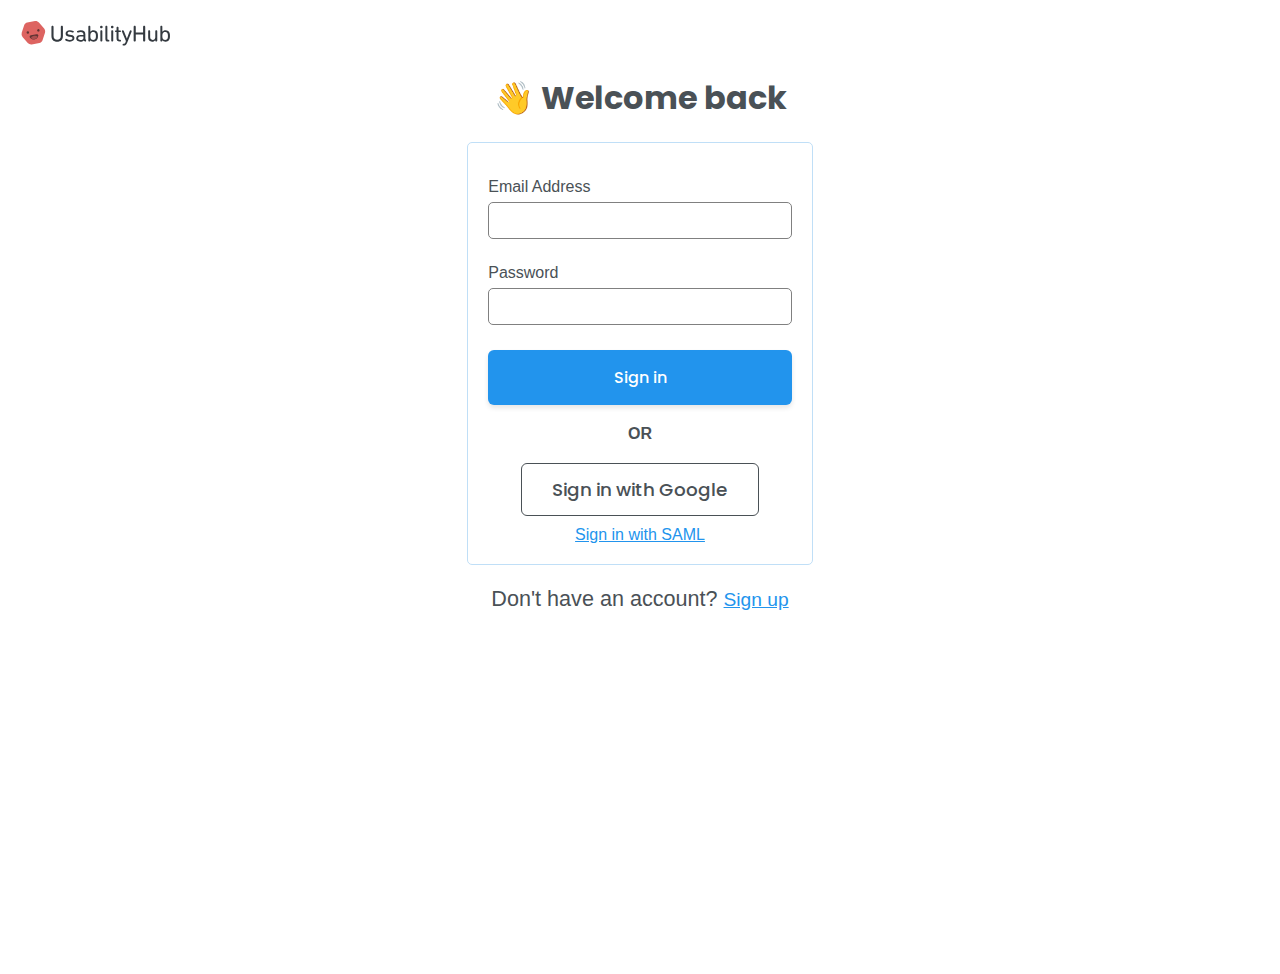
<file: sigin.html>
<!DOCTYPE html>
<html lang="en">

<head>
    <meta charset="UTF-8">
    <meta http-equiv="X-UA-Compatible" content="IE=edge">
    <meta name="viewport" content="width=device-width, initial-scale=1.0">
    <title>UsabilityHub | sign in</title>
    <link rel="stylesheet" href="style.css">
    <link rel="stylesheet" href="signin.css">
</head>

<body>
    <div class="logo-section flex">
        <a href="index.html"><img src="./signinimage/asset 0.svg" class="logo-img" alt=""></a>
    </div>
    <div class="form-container flex">
        <h1 class="form-container-heading color">👋 Welcome back</h1>
        <form action="#" class="form-item flex">
            <p class="email-section secondary-font-family">
                <label for="email" class="color email-heading">Email Address</label>
                <input type="email" name="email" id="email" class="field-width">
            </p>
            <p class="password-section secondary-font-family email-section">
                <label for="password" class="color email-heading">Password</label>
                <input type="password" name="password" id="password" class="field-width">
            </p>
            <a href="#" class="primary-button form-button">Sign in</a>
            <div class="or-form secondary-font-family color">OR</div>
            <a href="#" class="secondary-button color sign-with-google">Sign in with Google</a>
            <a href="#" class="saml-btn color secondary-font-family">Sign in with SAML</a>
        </form>
        <p class="secondary-font-family color below-text">Don't have an account? <a href="signup.html" class="below-text-link">Sign up</a></p>
    </div>
</body>

</html>
</file>
<file: style.css>
@import url('https://fonts.googleapis.com/css2?family=Poppins&family=Roboto:wght@300&display=swap');

* {
    margin: 0;
    padding: 0;
    box-sizing: border-box;
}

/*  declare the variable  */
:root {
    --primary-text-color: #183b56;
    --secndary-text-color: #577592;
    --accent-color: #2294ed;
    --accent-color-dark: #1d69a3;
    --padding-inline-section: 20px;
}

/**********************************************************************Reset**********************************************************************/
body {
    font-family: 'Poppins', sans-serif;
    color: var(--primary-text-color);
}
.secondary-font-family{
    font-family: 'Averta PE',sans-serif;
}
h1 {
    font-size: 3rem;
}

h2 {
    font-size: 2rem;
}

h3 {
    font-size: 1.5rem;
}

p {
    font-family: 'Roboto', sans-serif;
    font-size: 1.35rem;
    color: var(--secndary-text-color);
    line-height: 1.8rem;
}

ul {
    list-style: none;
}

a {
    text-decoration: none;
    display: inline-block;
}

.container {
    max-width: 1180px;
    margin-inline: auto;
    padding-inline: var(--padding-inline-section);
}

.small-bold-text {
    font-size: 1rem;
    font-weight: 700;
}

.flex {
    display: flex;
    align-items: center;
}

.primary-button {
    background-color: var(--accent-color);
    box-shadow: 0 3px 5px 0 rgb(0 0 0 / 10%);
    border-radius: 6px;
    padding: 15px 30px;
    font-weight: 500;
    color: white !important;
    transition: 0.25s ease-out;
}

.primary-button:hover {
    background-color: var(--accent-color-dark);
}

.secondary-button {
    border: 0.5px solid var(--accent-color-dark);
    border-radius: 6px;
    padding: 12px 30px;
    font-weight: 500;
    font-size: 1.15rem;
}

.secondary-button:hover {
    border: 0.5px solid var(--accent-color);
    color: var(--accent-color);
}

.extra-sec-style {
    color: var(--primary-text-color);
    transition: 0.25s ease-out;
}

/**********************************************************************Banner**********************************************************************/
.banner {
    background-image: url(./image/asset\ 30.png);
    background-color: #4fb3d4;
    background-size: 300px;
}

.banner-text {
    text-align: center;
    padding: 15px 20px;
    color: white;
    cursor: pointer;
}

/***********************************************************************Navbar**********************************************************************/
.nav-bar {
    position: relative;
    justify-content: space-between;
    align-items: center;
    margin-top: 20px;
}

.company-logo img {
    width: 200px;
    cursor: pointer;
}

.hover-item {
    color: #183b56;
    transition: 0.25s ease-out;
}

.hover-item:hover {
    color: var(--accent-color);
}

.nav-item {
    flex-basis: 800px;
    justify-content: end;
    gap: 40px;
}

.hamBurger{
    cursor: pointer;
    display: none;
    height: 50px;
    width: 50px;
    /* background-color: red; */
}
.bar{
    display: block;
    margin: 5px 0;
    width: 30px;
    height: 5px;
    background-color: rgb(189, 186, 186);
    border-radius: 3px;
    -webkit-transition: all 0.3s ease-in-out;
    transition: all 0.3s ease-in-out;
}
/***********************************************************************header**********************************************************************/
header {
    padding: 50px var(--padding-inline-section) 0;
}

.header-section {
    justify-content: flex-start;
    gap: 50px;
}

.text-header {
    margin-top: 20px;
}

.header-right-img {
    width: 100%;
    /* height: 1000px; */
}

.get-started-button {
    margin-top: 20px;
}

/***************************************************************Company section***************************************************************/
.compaines-text {
    color: var(--primary-text-color);
    text-align: center;
    margin-block: 30px;
}

.companies-logo {
    justify-content: space-between;
    flex-wrap: wrap;
    align-items: center;
}

.logo {
    cursor: pointer;
}

.companies-logo .logo {
    height: 46px;
}

/****************************************************************Features section****************************************************************/
.features-section {
    background-image: url(./image/asset\ 32.svg);
    background-repeat: no-repeat;
    background-size: contain;
    background-position: center;
}

.feature-header {
    text-align: center;
    margin-top: 100px;
}

.feature-header-heading {
    margin: 20px 0px;
}

.feature-section-container {
    gap: 20px;
    margin-top: 10px;
}

.feature-section-container-item {
    flex-basis: 50%;
    box-sizing: border-box;
    text-align: center;
    padding: 30px;
}

.feature-section-container-item img {
    width: 50px;
}

.learn-more {
    margin-top: 20px;
}

.f-s-c-heading {
    margin-bottom: 15px;
    font-size: 1.5rem;
}

/****************************************************************big feature section****************************************************************/

.big-features-section {
    margin-top: 50px;
}

.big-feat-left {
    padding: 20px;
    width: 40vw;
}

.big-feat-img {
    width: 100%;
}

.big-feat-rigth-logo {
    height: 30px;
}

.big-feat-right {
    padding: 30px;
    width: 40vw;
}

.big-feat-right-head {
    font-size: 1.2rem;
    font-weight: bold;
    color: var(--primary-text-color);
    margin-bottom: 10px;
}

.big-feat-right-para {
    margin: 20px 0px;
    font-size: 1.4rem;
    line-height: 2rem;
}

.add-bfr {
    color: var(--primary-text-color);
    font-weight: 600;
}

.big-feat-right-footer {
    padding: 20px 0px;
}

.b-f-r-f-image {
    width: 60px;
}

.person-name {
    font-weight: 500;
    text-align: start;
}

.person {
    margin-left: 10px;
}

.person-rank {
    font-size: 1.1rem;
}

/**************************************************example section**************************************************/
.example-section {
    margin-top: 50px;
}

.example-section-header {
    text-align: center;
    flex-direction: column;
    gap: 20px;
}

.see-more-button {
    margin-top: 30px;
}

.card {
    margin-top: 40px;
    gap: 20px;
    align-items: center;
    justify-content: space-between;
}

.card-item {
    width: 23%;
    min-height: 300px;
    background: linear-gradient(180deg, rgba(0, 0, 0, 0.327), rgba(0, 0, 0, 0.5)), url(./image/asset\ 34.jpeg);
    background-position: center;
    background-repeat: no-repeat;
    background-size: cover;
    position: relative;

}
.card-item:hover{
    box-shadow: 10px 5px 15px rgb(0 0 0 / 10%),-10px -5px 10px rgb(0 0 0 / 10%);

}
.card-item-text {
    color: white;
    display: block;
    text-align: start;
    position: absolute;
    bottom: 10px;
    left: 10px;
    right: 5px;
    font-weight: bold;
}

/****************************************************cta-section****************************************************/
.cta-section{
    margin-top: 10%;
    color: white;
    background-color: var(--primary-text-color);
    padding: 30px;
}
.cta-section-add{
    padding-top: 20px;
   gap: 10px;
}
.cta-section-text{
    margin: 20px 0px;
    color: rgb(232, 227, 227);
    font-weight: 500;
}
.cta-section-left-img{
    width: 100%;
}
.cta-section-pannel-heading{
    font-size: 1rem;
    font-weight: 600;
    margin: 20px 0;
}
.panel-info{
    margin-left: 3%;
    font-size: 1rem;
    font-weight: 300;
    color: rgb(232, 227, 227);
}
.pannel-info-left-list{
    list-style-type: disc;
}
.pannel-info-right-list{
    list-style-type: disc;
    margin-left:100px;
}
.panel-info-button{
    margin: 35px 0px;
}
/*********************************************************start testing today*********************************************************/
.start-testing-section-add{
    flex-direction: column;
    padding: 50px 0;
}
.start-testing-section-heading{
    margin: 30px 0px;
}
.start-testing-text{
    font-family: 'Averta PE',sans-serif;

    color:var(--secndary-text-color);
    font-size: 1.5rem;
    font-weight: 500;
    margin: 15px 0;
}
.start-testing-button{
    margin: 25px 0;
}
/****************************************************************footer****************************************************************/
footer{
    padding: 80px 20px;
    background-color: #e9f2f9;
}
.footer-section-1-logo{
    cursor: pointer;
    
}
.footer-add-feat{
    flex-direction: row;
    align-items: flex-start;
    margin: auto;
    gap: 12%;
}
.footer-heading{ 
    font-size: 1.3rem;
    margin-bottom: 20px;
    font-weight: 500;
}
.footer-section-2{
    /* justify-content: center; */
    align-items: flex-start;

    position: relative;
    flex-direction: column;
}
.footer-section-3{
    /* justify-content: center; */
    align-items: flex-start;
    position: relative;

    flex-direction: column;
}
.footer-section-4{
    /* justify-content: center; */
    align-items: flex-start;

    position: relative;

    flex-direction: column;
}
.footer-inner-item{
    font-size: 1rem;
    
    cursor: pointer;
    color:var(--secndary-text-color);
    margin: 10px 0;
    transition: 0.25s ease-out;
}
.footer-inner-item:hover {
    color: var(--accent-color);
}
/*****************************************************************sub fotter*****************************************************************/
.sub-footer{
    background-color: #c1d3e1;
}
.sub-footer-add{
    /* justify-content: space-around; */
    justify-content: center;
    cursor: pointer;
    padding: 12px 0;
}
.sub-footer-item{
    margin: 10px 20px;
    font-weight: lighter;
    transition: 0.25s ease-out;
    font-size: 0.9rem;
    /* letter-spacing: 2px; */
}
.sub-footer-item:hover{
    color: var(--accent-color);
}





/*  */
@media screen and (max-width:995px) {
    .banner{
        width: 100%;
    }
    .hamBurger{
        display: block;
        height: 50px;
        width: 50px;
        /* background-color: red; */
    }
    .hamBurger.active .bar:nth-child(2) {
        opacity: 0;
    }
    .hamBurger.active .bar:nth-child(1) {
        transform: translateY(10px) rotate(45deg);
    }
    .hamBurger.active .bar:nth-child(3) {
        transform: translateY(-10px) rotate(-45deg);
    }
    .nav-bar{
        
        /* justify-content: center; */
        align-items: center;
    }
    .nav-item{
        position: fixed;
        padding: 20px 0;
        left: -100%;
        top: 120px;
        flex-direction: column;
        gap: 10px;
        background-color: #e9f2f9;
        width: 100%;
        transition: 0.3s;
    }
    .nav-item.active{
        left: 0%;
    }
    .big-feat-right {
        padding: 10px;
        width: 80%;
    }
    .big-feat-left{
        width: 80%;
    }
    .big-feat-img {
        width: 80%;
    }
    .heading-header{
        font-size: 2rem;
        
    }

    .companies-logo{
        flex-wrap: wrap;
    }
}
@media screen and (max-width:900px) {


    .header-section{
        /* align-items: center; */
        justify-content: center;
        gap: 30px;
        /* border: 2px solid red; */
        /* width:   0%; */

        flex-wrap: wrap-reverse;
        height: 100%;
    }
    .learn-more {
        padding: 5px 10px;
    }
    header {
        /* border: 2px solid red; */
        height: 1000px;
        padding: 50px 0;
    }
    .get-started-button{
        width: 100%;
    }
    .header-left{
        /* border: 2px solid red; */
        text-align: center;
        width: 80%;
    }
    .header-right{
        text-align: center;
        /* border: 2px solid red; */
        width: 80%;

    }

    .companies-logo{
        flex-wrap: wrap;
    }
   .big-feat-container{
        align-items: center;
        justify-content: space-around;
        flex-wrap: wrap;
        height: 1200px;
        gap: 5px;
    }
    .card{
        flex-wrap: wrap;
        justify-content: center;
    }
    .card-item{
        width: 45%;
    }
    .center{
        /* text-align: center; */
        /* justify-content: center; */
        align-items: center;
    }

    footer{
        height: 1000px;
        padding: 80px 0px;

    }
    .footer-heading{ 

        font-size: 2rem;
        margin-bottom: 20px;
        font-weight: 500;
    }

    .footer-add-feat{
        padding: 0;
        flex-wrap: wrap;
        height: 800px;
        flex-direction: column;
        justify-content: center;
        
        align-items: center;
        gap: 30px;
    }
    .mdwidth{
        width: 100%;
    }

    .feature-section-container{
        flex-wrap: wrap;
        justify-content: center;
        align-items: center;
        width: 100%;
    }
    .md1-query{
        display: none;
    }
    .cta-section-left-img{
        width: 50%;
    }
    .cta-section-add{
        flex-wrap: wrap-reverse;
    }

    .cta-section-left{
        text-align: center;
    }


}


@media screen and (max-width:800px) {
    .container{
        padding: 0 20px;
    }


    .footer-section-2{
        margin: auto;
        justify-content: center;
        width: 50%;
    }
    .footer-section-1-logo{
        width: 50%;
    }
    .footer-section-3{
        margin: auto;

        justify-content: center;
        width: 50%;

    }
    .footer-section-4{
        margin: auto;

        justify-content: center;
        width: 50%;

    }
    .learn-more {
        padding: 5px 5px;
    }
}
@media screen and (max-width:624px) {

    .learn-more {
        padding: 5px 1px;
    }
    .cta-section-add{
        flex-wrap: wrap;
    }
    .pannel-info-right{
        width: 80%;
    }
    .pannel-info-left{
        width: 80%;
    }
}

@media screen and (max-width:415px) {
    .feature-section-container-item {
        flex-basis: 80%;
    }
    .pannel-info-right{
        width: 100%;
    }
    html{
        width: 115vw;
    }
    .pannel-info-left{
        width: 100%;
    }
    .sub-footer-item{
        margin: 10px 5px;

        font-size: 0.8rem;

    }
}
@media screen and (max-width: 380px) {
    

    .feature-section-container-item {
        flex-basis: 89%;
    }
    html{
        /* width: 110vw; */
    }
}
@media screen and (max-width: 360px) {
    html{
        /* width: 120vw; */

    }
}
@media screen and (max-width: 285px) {
    html{
        /* width: 100vw; */
    }
}
</file>
<file: signin.css>
.color{
    color: #4a5156;

}
.logo-section{
    color: #e5e7eb;
    align-items: center;
}
.logo-img{
    width: 150px;
    margin: 20px 20px;
}
/* form contaienr */
.form-container{
    /* background-color: #e9f2f9; */
    height: 100vh;
    flex-direction: column;
}


.form-container-heading{
    font-size: 2rem;
    /* font-weight: bold; */
}

.form-item{
    border: 1px solid #c0dff7;

    flex-direction: column;
    justify-content: center;
    align-items: center;
    width: 27%;
    min-width: 25%;
    margin: 20px 0;
    padding: 20px 20px;
    background-color: white;
    border-radius: 5px;
}
.email-heading{
    font-size: 1rem;
    display: block;
}
.email-section{
    width: 100%;
    margin: 10px 0;
}
.field-width{
    padding: 10px 5px;
    border-radius: 5px;
    width: 100%;
    border: 1px solid gray;
}
.form-button{
    margin-top: 15px;
    text-align: center;
    width: 100%;
}
.or-form{
    margin: 20px 0;
    font-weight: bold;
}
.sign-with-google{
    margin-bottom: 10px;
    border: 1px solid #4a5156;
    transition: 0.25s ease-out;
}
.sign-with-google:hover{
    color: #4a5156;
    border: 1px solid #4a5156;
    /* border: none; */
}
.saml-btn{
    text-decoration: underline;
    color: var(--accent-color);
}
.saml-btn:hover{
    color: var(--accent-color-dark);
}
.below-text-link{
    text-decoration: underline;
    font-size: 1.2rem;
    color: var(--accent-color)
}
.below-text-link:hover{
    color: var(--accent-color-dark);
}




/* media query */
@media screen and (max-width:1080px) {

    .form-item{       
        width: 50%;
    }
    .form-container{
        height: 1000px;
    }
}
@media screen and (max-width:912px) {

    .form-item{
        
        width: 80%;

    }
    .form-container{
        height: 1000px;

    }
}
@media screen and (max-width:360px) {

    .form-container-heading{
        font-size: 1.5rem;
        /* font-weight: bold; */
    } 
}
@media screen and (max-width:285px) {

    .form-container-heading{
        font-size: 1.5rem;
        /* font-weight: bold; */
    } 
    .form-container{

        height: 1000px;
    }
    .form-item{        
        width: 80%;
    }
    .sign-with-google{
        padding: 5px 12px;
        margin-bottom: 10px;
        text-align: center;
        border: 1px solid #4a5156;
        transition: 0.25s ease-out;
    }
    .below-text{
        text-align: center;
    }
}
</file>
